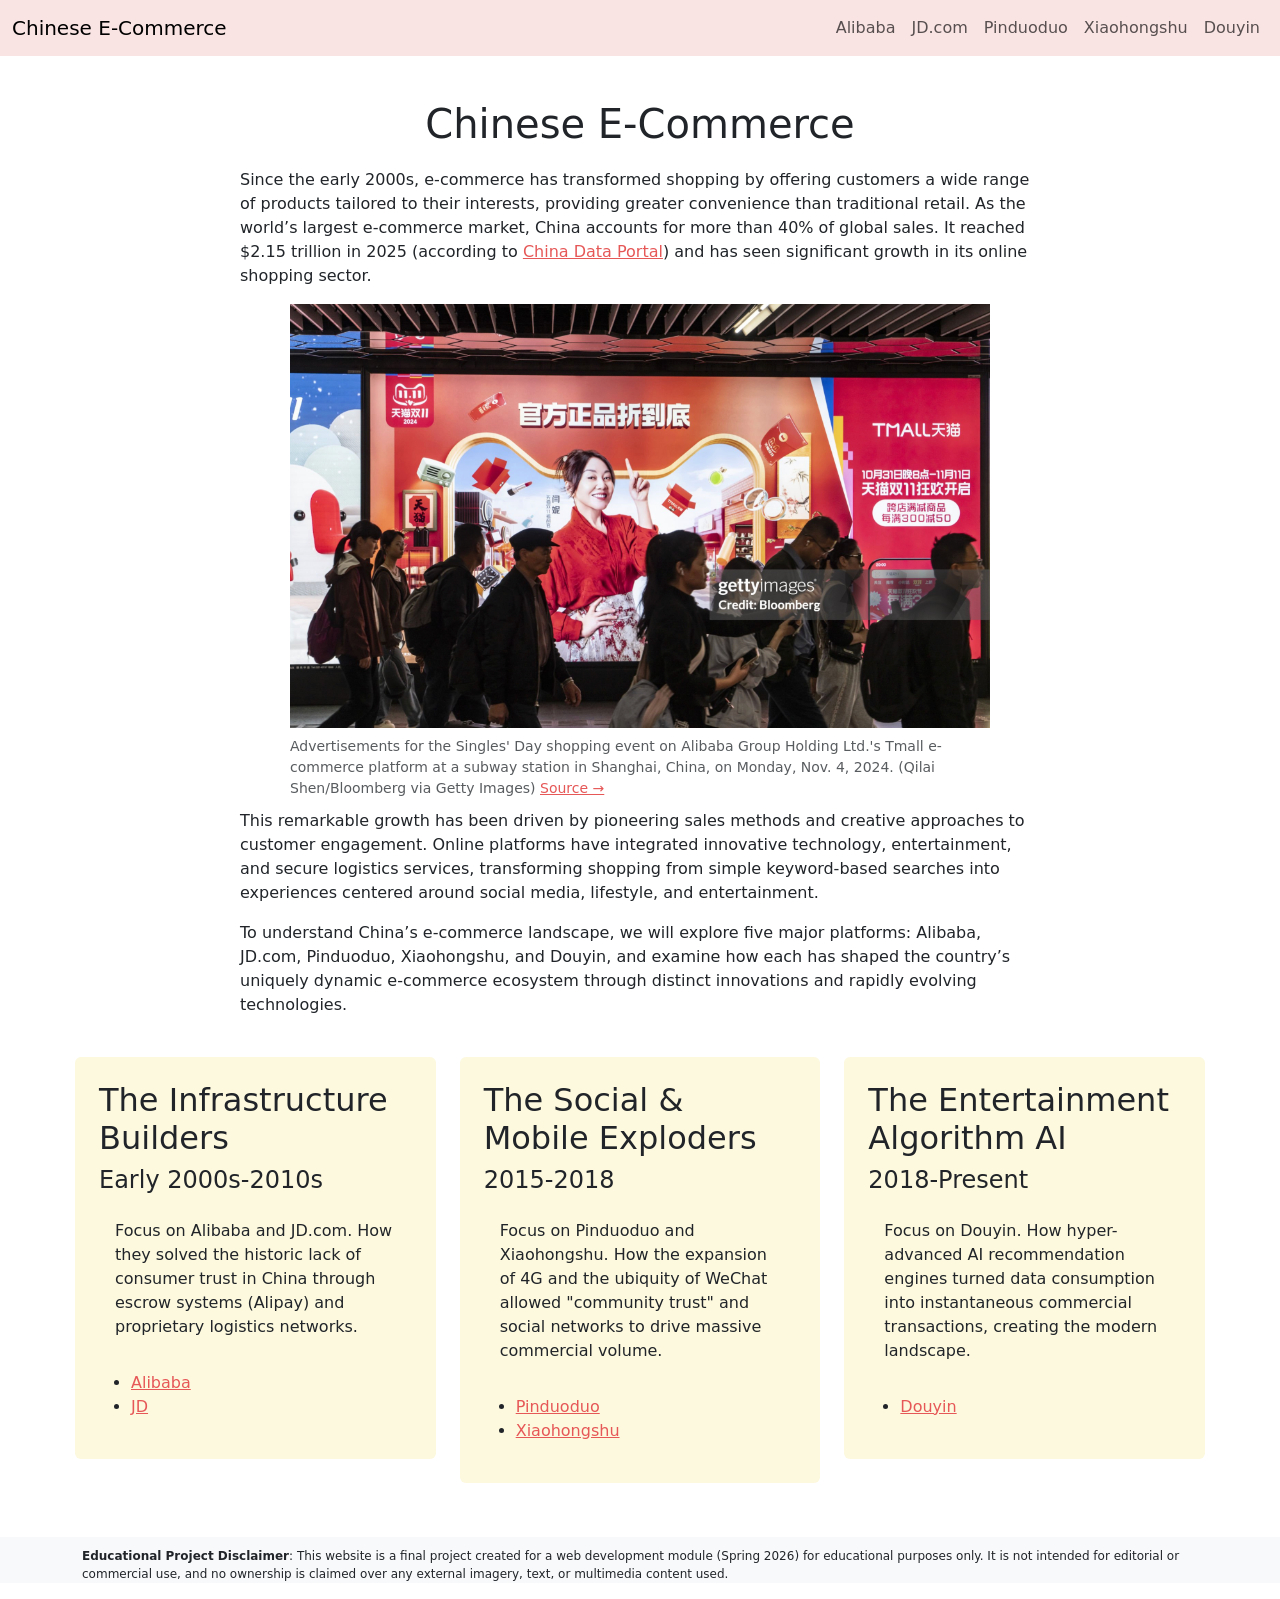
<file: index.html>
<!DOCTYPE html>
<html lang="en">
    <head>
        <link href="https://cdn.jsdelivr.net/npm/bootstrap@5.3.8/dist/css/bootstrap.min.css" 
        rel="stylesheet">
        <link href="style.css" rel="stylesheet">

        <script src="https://cdn.jsdelivr.net/npm/bootstrap@5.3.8/dist/js/bootstrap.bundle.min.js"></script>

        <title id="title">Home</title>
        <meta charset="utf-8">
        <meta name="viewport" content="width=device-width, initial-scale=1">
    </head>
    <body>
        
        <nav class="navbar navbar-expand-sm fixed-top">
            <div class="container-fluid">
                <a class="navbar-brand" href="index.html">Chinese E-Commerce</a>
                <button class="navbar-toggler" type="button" data-bs-toggle="collapse"      data-bs-target="#collapsibleNavbar">
                    <span class="navbar-toggler-icon"></span>
                </button>
                <div class="collapse navbar-collapse" id="collapsibleNavbar">
                    <ul class="navbar-nav">
                        <li class="nav-item">
                            <a class="nav-link" id="page1-link" href="alibaba.html">Alibaba</a>
                        </li>
                        <li class="nav-item">
                            <a class="nav-link" id="page2-link" href="jd.html">JD.com</a>
                        </li>
                        <li class="nav-item">
                            <a class="nav-link" id="page3-link" href="pinduoduo.html">Pinduoduo</a>
                        </li>
                        <li class="nav-item">
                            <a class="nav-link" id="page4-link" href="xiaohongshu.html">Xiaohongshu</a>
                        </li>
                        <li class="nav-item">
                            <a class="nav-link" id="page5-link" href="douyin.html">Douyin</a>
                        </li>
                    </ul>
                </div>
            </div>
        </nav>
        
        <div id="content" class="container">
            <h1>Chinese E-Commerce</h1>
            <div class="text-column">
                <p>Since the early 2000s, e-commerce has transformed shopping by offering customers a wide range of products tailored to their interests, providing greater convenience than traditional retail. As the world’s largest e-commerce market, China accounts for more than 40% of global sales. It reached $2.15 trillion in 2025 (according to <a href="https://chinadata.live/data/ecommerce-market-china-vs-world/" target="_blank">China Data Portal</a>) and has seen significant growth in its online shopping sector. </p>
            </div>
            <figure class="figure-lg">
                <img src="media/11.11-ad.png" class="img-fluid">
                <figcaption class="figure-caption mt-2">
                    <span>Advertisements for the Singles' Day shopping event on Alibaba Group Holding Ltd.'s Tmall e-commerce platform at a subway station in Shanghai, China, on Monday, Nov. 4, 2024. (Qilai Shen/Bloomberg via Getty Images)</span>
                    <a href="https://www.gettyimages.com/detail/news-photo/advertisements-for-the-singles-day-shopping-event-on-news-photo/2182156112?adppopup=true" target="_blank">Source &rarr;</a>
                </figcaption>
            </figure>
            <div class="text-column">
                <p>This remarkable growth has been driven by pioneering sales methods and creative approaches to customer engagement. Online platforms have integrated innovative technology, entertainment, and secure logistics services, transforming shopping from simple keyword-based searches into experiences centered around social media, lifestyle, and entertainment.</p>
            </div>
            <div class="text-column">
                <p>To understand China’s e-commerce landscape, we will explore five major platforms: Alibaba, JD.com, Pinduoduo, Xiaohongshu, and Douyin, and examine how each has shaped the country’s uniquely dynamic e-commerce ecosystem through distinct innovations and rapidly evolving technologies.</p>
            </div>
            <div id="gens" class="row">
                <div class="col-md">
                    <div class="card">
                        <h2 class="card-title">The Infrastructure Builders</h2>
                        <h4 class="card-title">Early 2000s-2010s</h4>
                        <p class="card-body">Focus on Alibaba and JD.com. How they solved the historic lack of consumer trust in China through escrow systems (Alipay) and proprietary logistics networks.</p>
                        <div id="link-to-page">
                            <ul>
                                <li><a href="alibaba.html">Alibaba</a></li>
                                <li><a href="jd.html">JD</a></li>
                            </ul>
                        </div>
                    </div>
                </div>
                <div class="col-md">    
                    <div class="card">
                        <h2 class="card-title">The Social & Mobile Exploders</h2>
                        <h4 class="card-title">2015-2018</h4>
                        <p class="card-body">Focus on Pinduoduo and Xiaohongshu. How the expansion of 4G and the ubiquity of WeChat allowed "community trust" and social networks to drive massive commercial volume.</p>
                        <div class="link-to-page">
                            <ul>
                                <li><a href="pinduoduo.html">Pinduoduo</a></li>
                                <li><a href="xiaohongshu.html">Xiaohongshu</a></li>
                            </ul>
                        </div>
                    </div>
                </div>
                <div class="col-md">
                    <div class="card">
                        <h2 class="card-title">The Entertainment Algorithm AI</h2>
                        <h4 class="card-title">2018-Present</h4>
                        <p class="card-body">Focus on Douyin. How hyper-advanced AI recommendation engines turned data consumption into instantaneous commercial transactions, creating the modern landscape.</p>
                        <div id="link-to-page">
                            <ul>
                                <li><a href="douyin.html">Douyin</a></li>
                            </ul>
                        </div>
                    </div>
                </div>
            </div>
        </div>
        <footer>
            <div class="bg-light">
                <div class="container">
                    <p id="footer-text"><b>Educational Project Disclaimer</b>: This website is a final project created for a web development module (Spring 2026) for educational purposes only. It is not intended for editorial or commercial use, and no ownership is claimed over any external imagery, text, or multimedia content used.</p>
                </div>
            </div>
        </footer>
    </body>
</html>
</file>
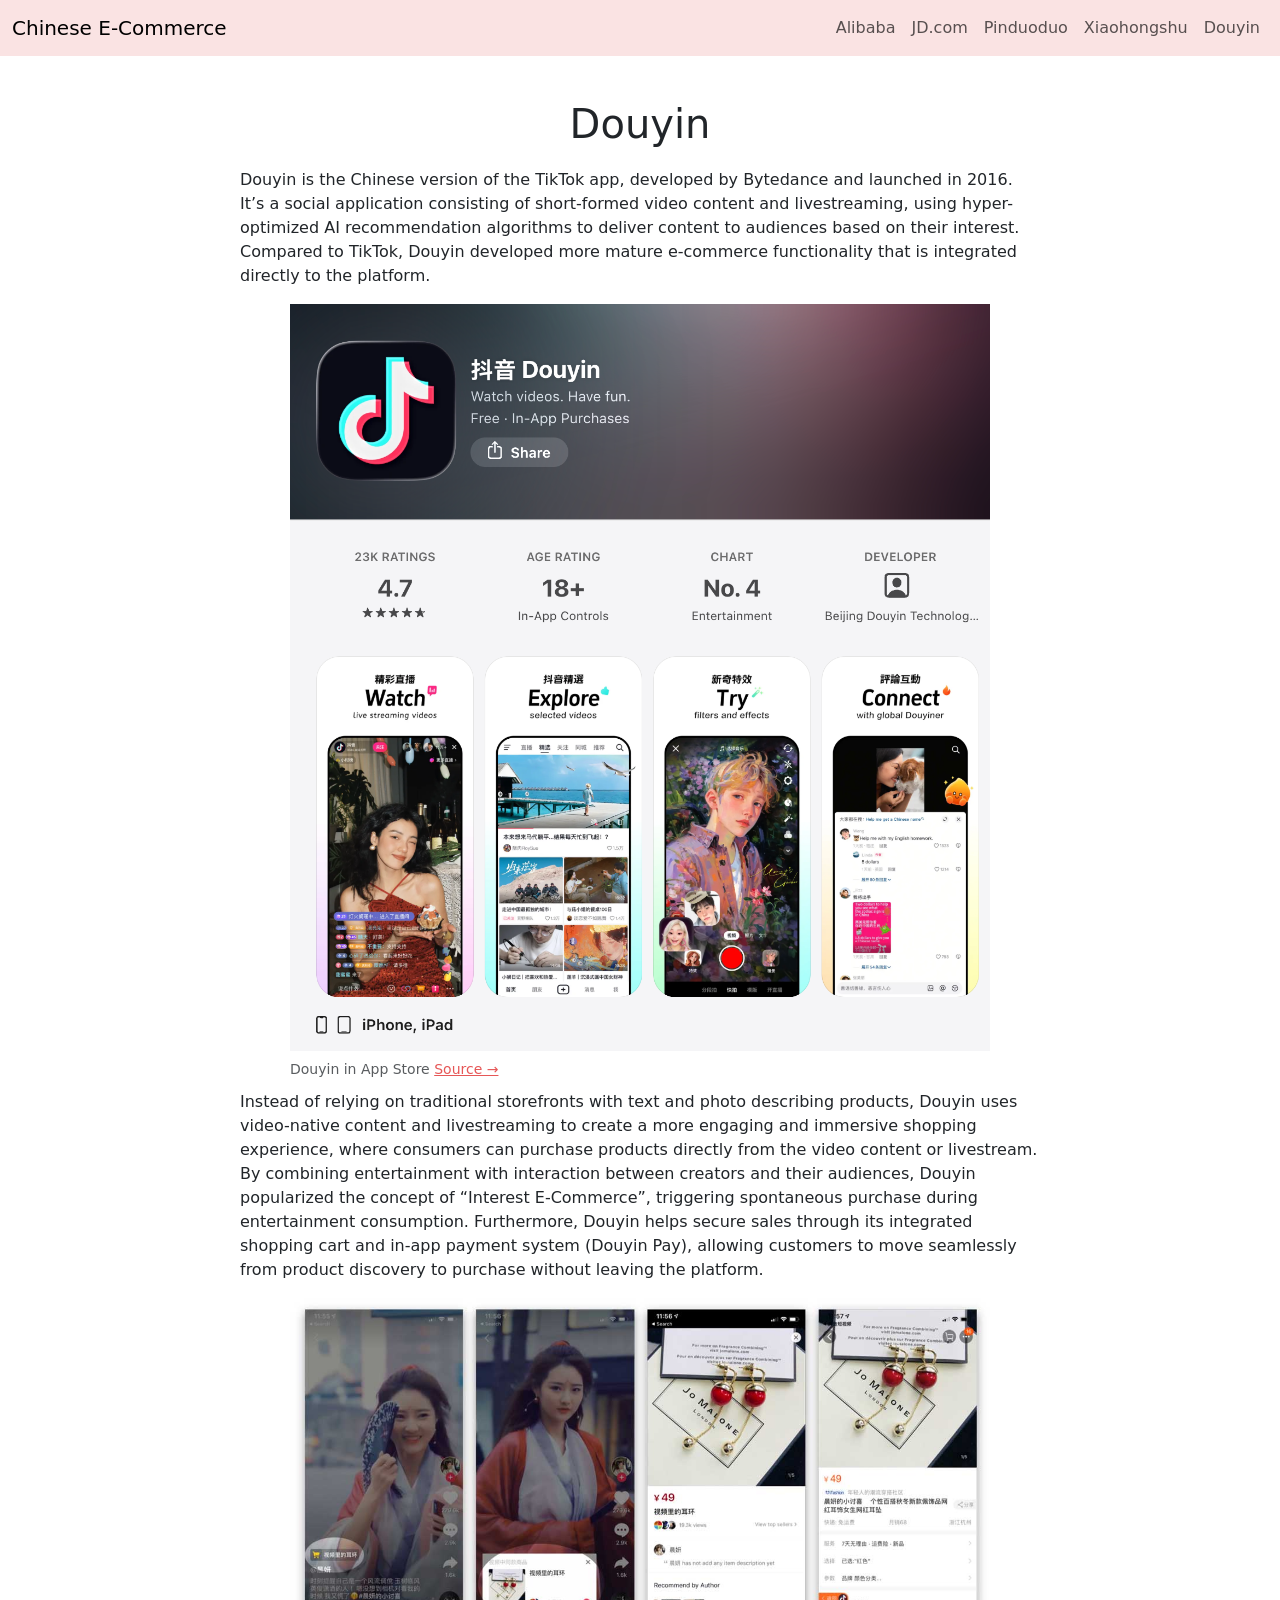
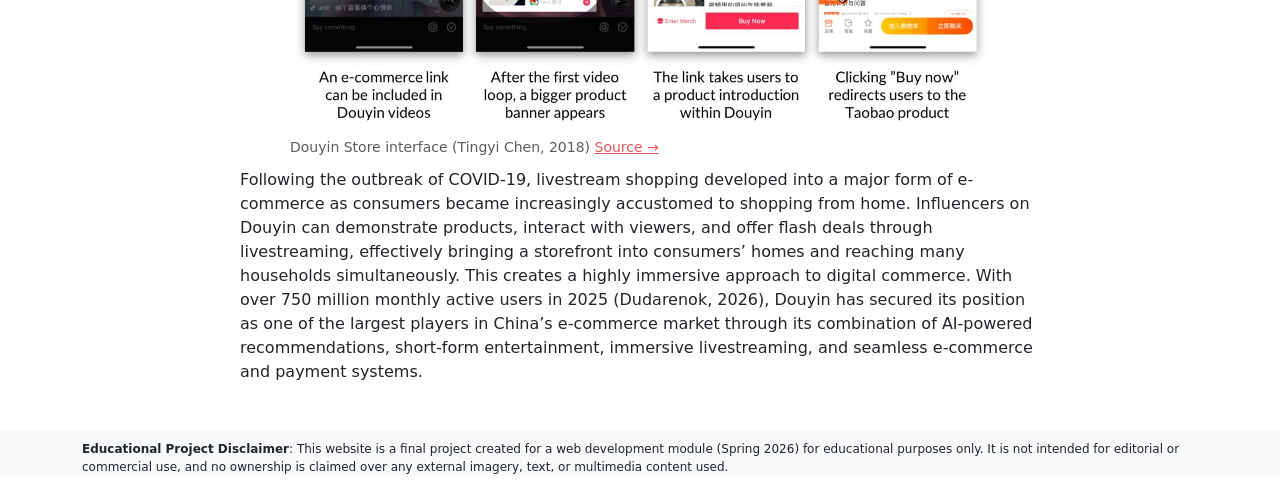
<file: douyin.html>
<!DOCTYPE html>
<html>
    <head>
        <link href="https://cdn.jsdelivr.net/npm/bootstrap@5.3.8/dist/css/bootstrap.min.css" 
        rel="stylesheet">
        <link href="style.css" rel="stylesheet">

        <script src="https://cdn.jsdelivr.net/npm/bootstrap@5.3.8/dist/js/bootstrap.bundle.min.js"></script>

        <title id="title">Douyin: Chinese E-Commerce</title>
        <meta charset="utf-8">
        <meta name="viewport" content="width=device-width, initial-scale=1">
    </head>
    <body>
        <nav class="navbar navbar-expand-sm fixed-top">
            <div class="container-fluid">
                <a class="navbar-brand" href="index.html">Chinese E-Commerce</a>
                <button class="navbar-toggler" type="button" data-bs-toggle="collapse"      data-bs-target="#collapsibleNavbar">
                    <span class="navbar-toggler-icon"></span>
                </button>
                <div class="collapse navbar-collapse" id="collapsibleNavbar">
                    <ul class="navbar-nav">
                        <li class="nav-item">
                            <a class="nav-link" id="page1-link" href="alibaba.html">Alibaba</a>
                        </li>
                        <li class="nav-item">
                            <a class="nav-link" id="page2-link" href="jd.html">JD.com</a>
                        </li>
                        <li class="nav-item">
                            <a class="nav-link" id="page3-link" href="pinduoduo.html">Pinduoduo</a>
                        </li>
                        <li class="nav-item">
                            <a class="nav-link" id="page4-link" href="xiaohongshu.html">Xiaohongshu</a>
                        </li>
                        <li class="nav-item">
                            <a class="nav-link" id="page5-link" href="douyin.html">Douyin</a>
                        </li>
                    </ul>
                </div>
            </div>
        </nav>
        <div id="content" class="container">
            <h1>Douyin</h1>
            <div class="text-column">
                <p>Douyin is the Chinese version of the TikTok app, developed by Bytedance and launched in 2016. It’s a social application consisting of short-formed video content and livestreaming, using hyper-optimized AI recommendation algorithms to deliver content to audiences based on their interest. Compared to TikTok, Douyin developed more mature e-commerce functionality that is integrated directly to the platform.</p>
            </div>
            <figure class="figure-lg">
                <img src="media/douyin-appstore.png" class="img-fluid">

                <figcaption class="figure-caption mt-2">
                    <span>Douyin in App Store</span>
                    <a href="https://apps.apple.com/hk/app/%E6%8A%96%E9%9F%B3-douyin/id1142110895?l=en-GB" target="_blank">Source &rarr;</a>
                </figcaption>
            </figure>
            <div class="text-column">
                <p>Instead of relying on traditional storefronts with text and photo describing products, Douyin uses video-native content and livestreaming to create a more engaging and immersive shopping experience, where consumers can purchase products directly from the video content or livestream. By combining entertainment with interaction between creators and their audiences, Douyin popularized the concept of “Interest E-Commerce”, triggering spontaneous purchase during entertainment consumption. Furthermore, Douyin helps secure sales through its integrated shopping cart and in-app payment system (Douyin Pay), allowing customers to move seamlessly from product discovery to purchase without leaving the platform.</p>
            </div>
            <figure class="figure-lg">
                <img src="media/douyin-store.jpg" class="img-fluid">

                <figcaption class="figure-caption mt-2">
                    <span>Douyin Store interface (Tingyi Chen, 2018)</span>
                    <a href="https://walkthechat.com/simple-guide-to-douyin-store-case-studies-and-how-to-create-one/" target="_blank">Source &rarr;</a>
                </figcaption>
            </figure>
            <div class="text-column">
                <p>Following the outbreak of COVID-19, livestream shopping developed into a major form of e-commerce as consumers became increasingly accustomed to shopping from home. Influencers on Douyin can demonstrate products, interact with viewers, and offer flash deals through livestreaming, effectively bringing a storefront into consumers’ homes and reaching many households simultaneously. This creates a highly immersive approach to digital commerce. With over 750 million monthly active users in 2025 (Dudarenok, 2026), Douyin has secured its position as one of the largest players in China’s e-commerce market through its combination of AI-powered recommendations, short-form entertainment, immersive livestreaming, and seamless e-commerce and payment systems.</p>
            </div>
        </div>
        <footer>
            <div class="bg-light">
                <div class="container">
                    <p id="footer-text"><b>Educational Project Disclaimer</b>: This website is a final project created for a web development module (Spring 2026) for educational purposes only. It is not intended for editorial or commercial use, and no ownership is claimed over any external imagery, text, or multimedia content used.</p>
                </div>
            </div>
        </footer>
    </body>
</html>
</file>
<file: style.css>
*{
    box-sizing: border-box;
}

h1{
    text-align: center;
    margin: 20px 0px;
}

a{
    color: #e65757;
}

.text-column{
    max-width: 800px;
    margin: 10px auto;
}

.card{
    border: 0;
    padding: 24px;
    margin: 24px 0px;
    background-color: #fdf9de;
}

.navbar{
    background-color: #fae3e3;
}

.collapse{
    justify-content: flex-end;
}

.figure-lg{
    max-width: 700px;
    display: block;
    margin: 0 auto;
}

#content{
    margin-top: 50px;
    padding: 30px 5px;
}

#footer-text{
    padding-top: 10px;
    font-size: 9pt;
}
</file>
